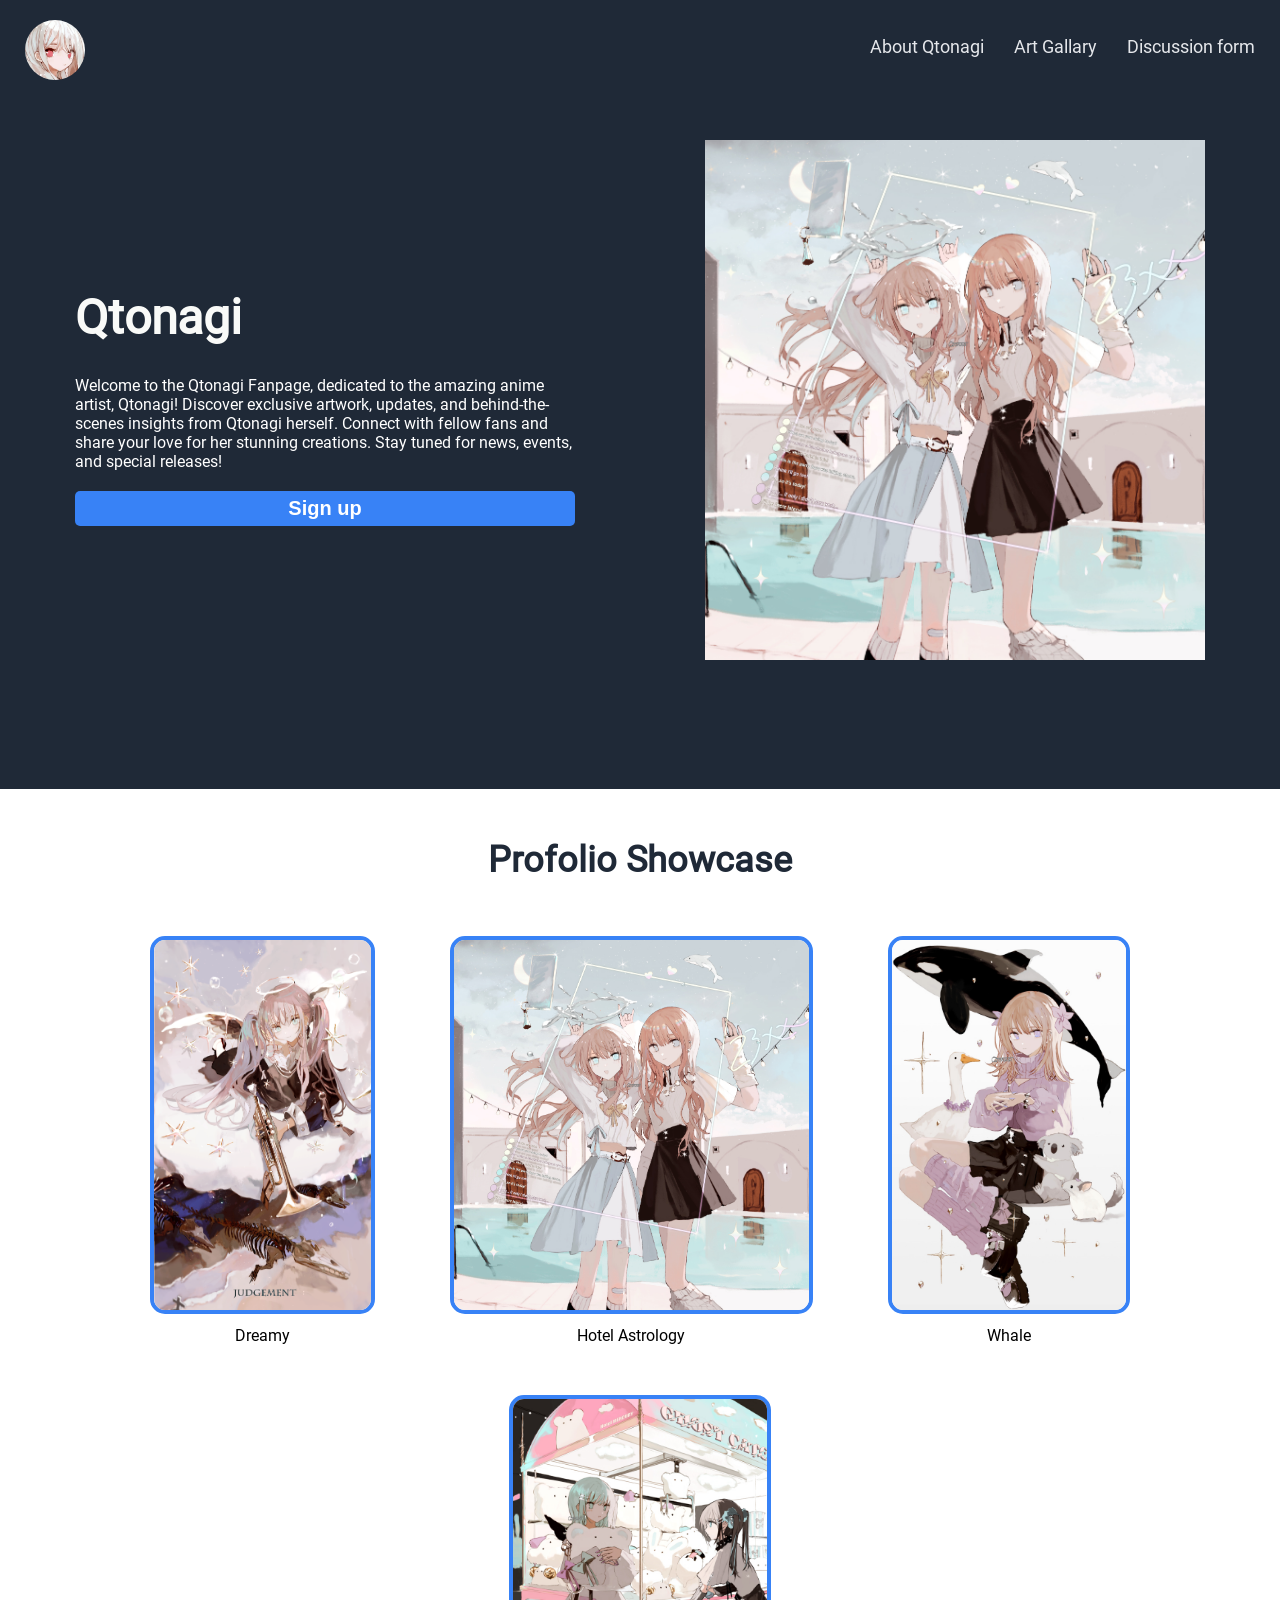
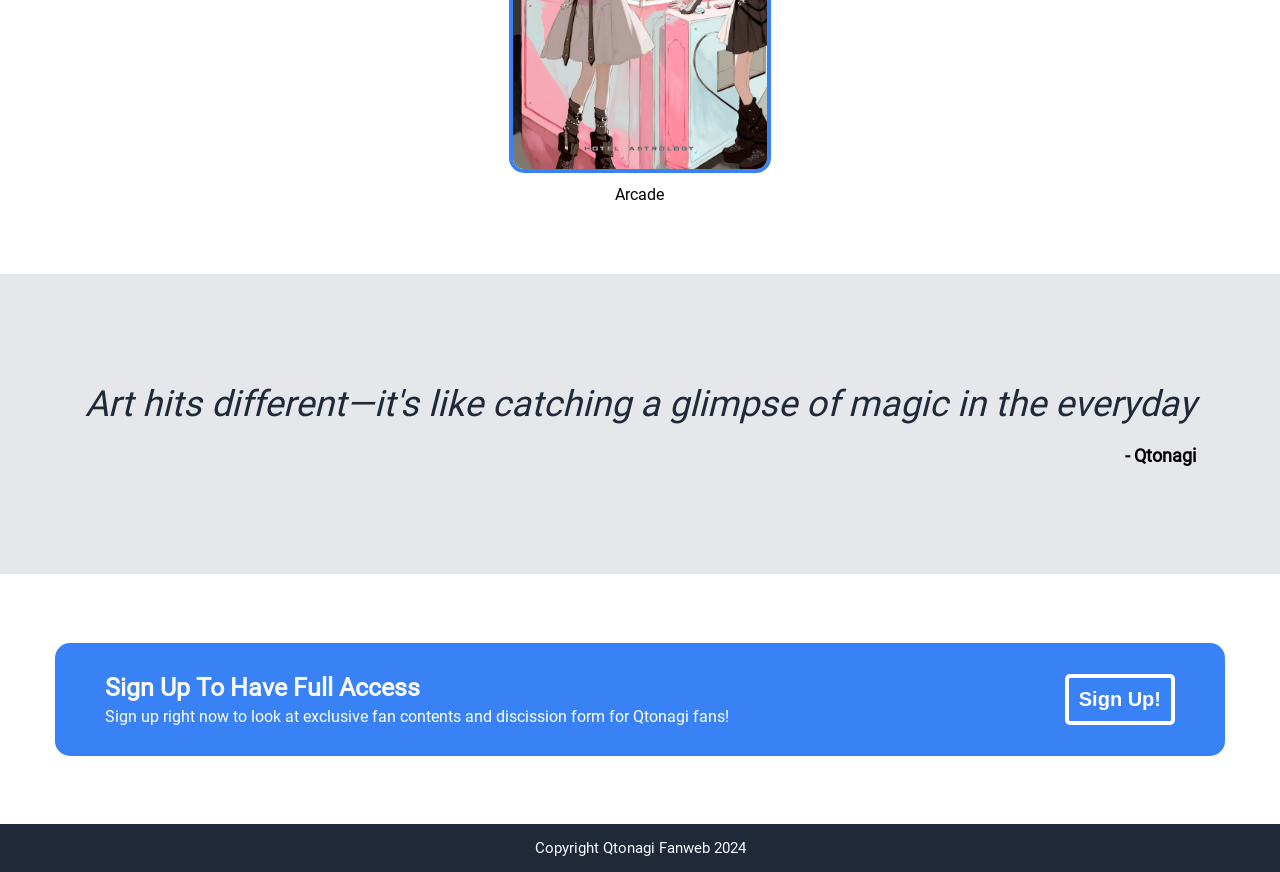
<file: index.html>
<!DOCTYPE html>
<html lang="en">

<head>
    <meta charset="UTF-8">
    <meta name="viewport" content="width=device-width, initial-scale=1.0">
    <title>Qtonagi Fanpage</title>
    <link rel="stylesheet" href="./style.css" >
</head>


<body>

    <div class="header">

        <div class="sizer">
            <img class="logo" alt="logo" src="./image/Logo.png"> 


            <ul class="links">
                <li><a>About Qtonagi</a></li>
                <li><a>Art Gallary</a></li>
                <li><a>Discussion form</a></li>
            </ul>
        </div>
    </div>

    <div class="content">

        <div class="content1">

            <div class="sizer">
                <div class="textbox">
                    <div class="head">Qtonagi</div>
                    <div>
                        Welcome to the Qtonagi Fanpage, dedicated to the amazing anime artist, Qtonagi! Discover exclusive artwork, updates, and behind-the-scenes insights from Qtonagi herself. Connect with fellow fans and share your love for her stunning creations. Stay tuned for news, events, and special releases!
                    </div>
                    <button class="button">Sign up</button>
                </div>
            
                <div class="imagecontainer">
                    <img class="image" src="./image/Picture3.jpg">   
                </div>
            </div>
        </div>

        
    
        <div class="content2">
            <div class="sizer">
                <div class="subhead">
                    Profolio Showcase
                </div>
                    
                <div class="imagecontainer">
                    <div class="imagechild">
                        <img class="image" src="./image/Picture2.png">
                        <div>Dreamy</div>
                    </div>
        
                    <div class="imagechild">
                        <img class="image" src="./image/Picture3.jpg">
                        <div>Hotel Astrology</div>
                    </div>
        
                    <div class="imagechild">
                        <img class="image" src="./image/Picture4.jpg">
                        <div>Whale</div>
                    </div>
        
                    <div class="imagechild">
                        <img class="image" src="./image/Picture5.jpg">
                        <div>Arcade</div>
                    </div>
                </div> 
            </div>
        </div>
    
        <div class="content3">
            <div class="sizer">
                <div class="textbox">
                    <div class="quote">Art hits different—it's like catching a glimpse of magic in the everyday</div>
                    <div class="quoter">- Qtonagi</div>
                </div>
            </div>
        </div>
    
        <div class="content4">
            <div class="sizer">
                <div class="box">
                    <div class='textbox'>
                        <div class="head">Sign Up To Have Full Access</div>
                        <div class="descri">Sign up right now to look at exclusive fan contents and discission form for Qtonagi fans!</div>
                    </div>
                    <div class="buttoncontainter">
                        <button class="button">Sign Up!</button>
                    </div>
                </div>
            </div>
        </div>
    </div>

    <div>
    <div class="footer">
        <div class="sizer">
            <div class="foot">
                Copyright Qtonagi Fanweb 2024
            </div>
        </div>
    </div>

    
</body>



</html>
</file>
<file: style.css>
@font-face{
    font-family: "roboto";
    src: url(./Font/Roboto-Regular.ttf)
}


body, html {
    height: 100%;
    font-family: "roboto";
}

body {
    display: flex;
    margin: 0px;
    flex-direction: column;
}

a {
    text-decoration: none;
}

ul {
    list-style: none;
    padding: 0;
}

.content {
    display: flex;
    flex-direction: column;
    flex: auto;
}

.sizer {
    display: flex;
    padding: 30px 25px;
    flex: 0 1 1500px;
    gap: 30px;
}


.header {
    display: flex;
    justify-content: center;

    background-color: #1F2937;

    .sizer{
        justify-content: center;
        padding: 20px 25px;
        align-items: center;
    }

        .links {
            margin-top: 10px;
            margin-left: auto;
            color: #E5E7EB;
            font-size: 18px;
        
            display: flex;
            gap: 30px;
        }
        
        .logo {
            height: 60px;
            border-radius: 100%;
            width: auto;
        }

}

.content1 {
    display: flex;
    flex-basis: 300px;
    justify-content: center;

    background-color: #1F2937;

    .sizer{
        flex-wrap: wrap;
        justify-content: center;
        align-items: center;
        padding: 40px 25px 125px 25px;
        align-items: center;
    }

    .textbox {

        display: flex;
        flex-direction: column;
        flex: 0 1 500px;
        gap: 20px;

        margin: auto;
        color: white;
        

        .head {
            font-size: 48px;
            font-weight: bolder;
            color: #F9FAF8;
            padding: 10px 0px;
        }

        .button {
            border-radius: 5px;
            border: none;
            background-color: #3882f6;

            font-size: 20px;
            color: white;
            font-weight: bold;
            text-align: center;
            padding: 6px 20px 6px 20px;
        }

    }

    .imagecontainer{
        margin: auto;
    }

    .image {
        height: auto;
        max-width: 500px;
        margin: auto;
    }

}

.content2 {
    display: flex;
    flex-basis: 250px;
    justify-content: center;

    .sizer{
        flex-direction: column;
        justify-content: center;
        align-items: center;

        .subhead{
            margin: 20px auto;
            font-size: 36px;
            font-weight: bolder;
            color: #1F2937;
        }

        .imagecontainer{
            display: flex;
            justify-content: space-evenly;
            flex-wrap: wrap;
            gap: 50px;

            margin: 5px 100px 40px 100px;

            .imagechild{
                display: flex;
                flex-direction: column;
                align-items: center;
                gap: 12px;
                
                .image{
                    width: auto;
                    height:370px;
                    border: 4px #3882f6 solid;
                    border-radius: 15px;
                }

            }

        }

    }

}

.content3 {
    display: flex;
    flex-basis: 300px;
    justify-content: center;

    background-color: #E5E7EB;

    .sizer{
        flex-direction: column;
        justify-content: center;
        align-items: center;
    }

    .textbox{
        display: flex;
        flex-direction: column;
        flex: 0 1 auto;
        gap: 20px;

        margin: 50px 50px 50px 50px;


        .quote{
            font-size: 36px;
            font-style: italic;
            color: #1F2937;
        }
    
        .quoter{
            font-size: 18px;
            font-weight: bolder;
            align-self: flex-end;
        }   
    }


}


.content4 {
    display: flex;
    flex-basis: 250px;
    justify-content: center;

    .sizer{
        justify-content: center;
        align-items: center;
    }

    .box{
        background-color: #3882f6;
        border-radius: 15px;
        padding: 30px 50px;
        margin: 30px;

        display: flex;
        justify-content: space-between;
        gap: 20px;
        flex-wrap: wrap;
        align-items: center;
        flex: 0 1 1300px;


        .textbox{
            display: flex;
            flex-direction: column;
            flex: 0 1 700px;
            gap: 5px;

            color: white;
            
                .head {
                    font-size: 25px;
                    font-weight: bolder;
                    color: #F9FAF8;
                    padding: 0;
                }

                .descri {
                    font-weight: lighter;
                }
        
            }

        .button {
                border-radius: 5px;
                background-color: #3882f6;
                border: 4px white solid;
    
                font-size: 20px;
                padding: 10px;
                color: white;
                font-weight: bold;
                text-align: center;
            }

    }
}


.footer {
    display: flex;
    justify-content: center;

    background-color: #1F2937;

    .sizer{
        justify-content: center;
        align-items: center;
        padding: 15px;
    }

    .foot{
        font-size: 15px;
        font-weight: lighter;
        color: #F9FAF8;
        padding: 0;
    }

}
</file>
